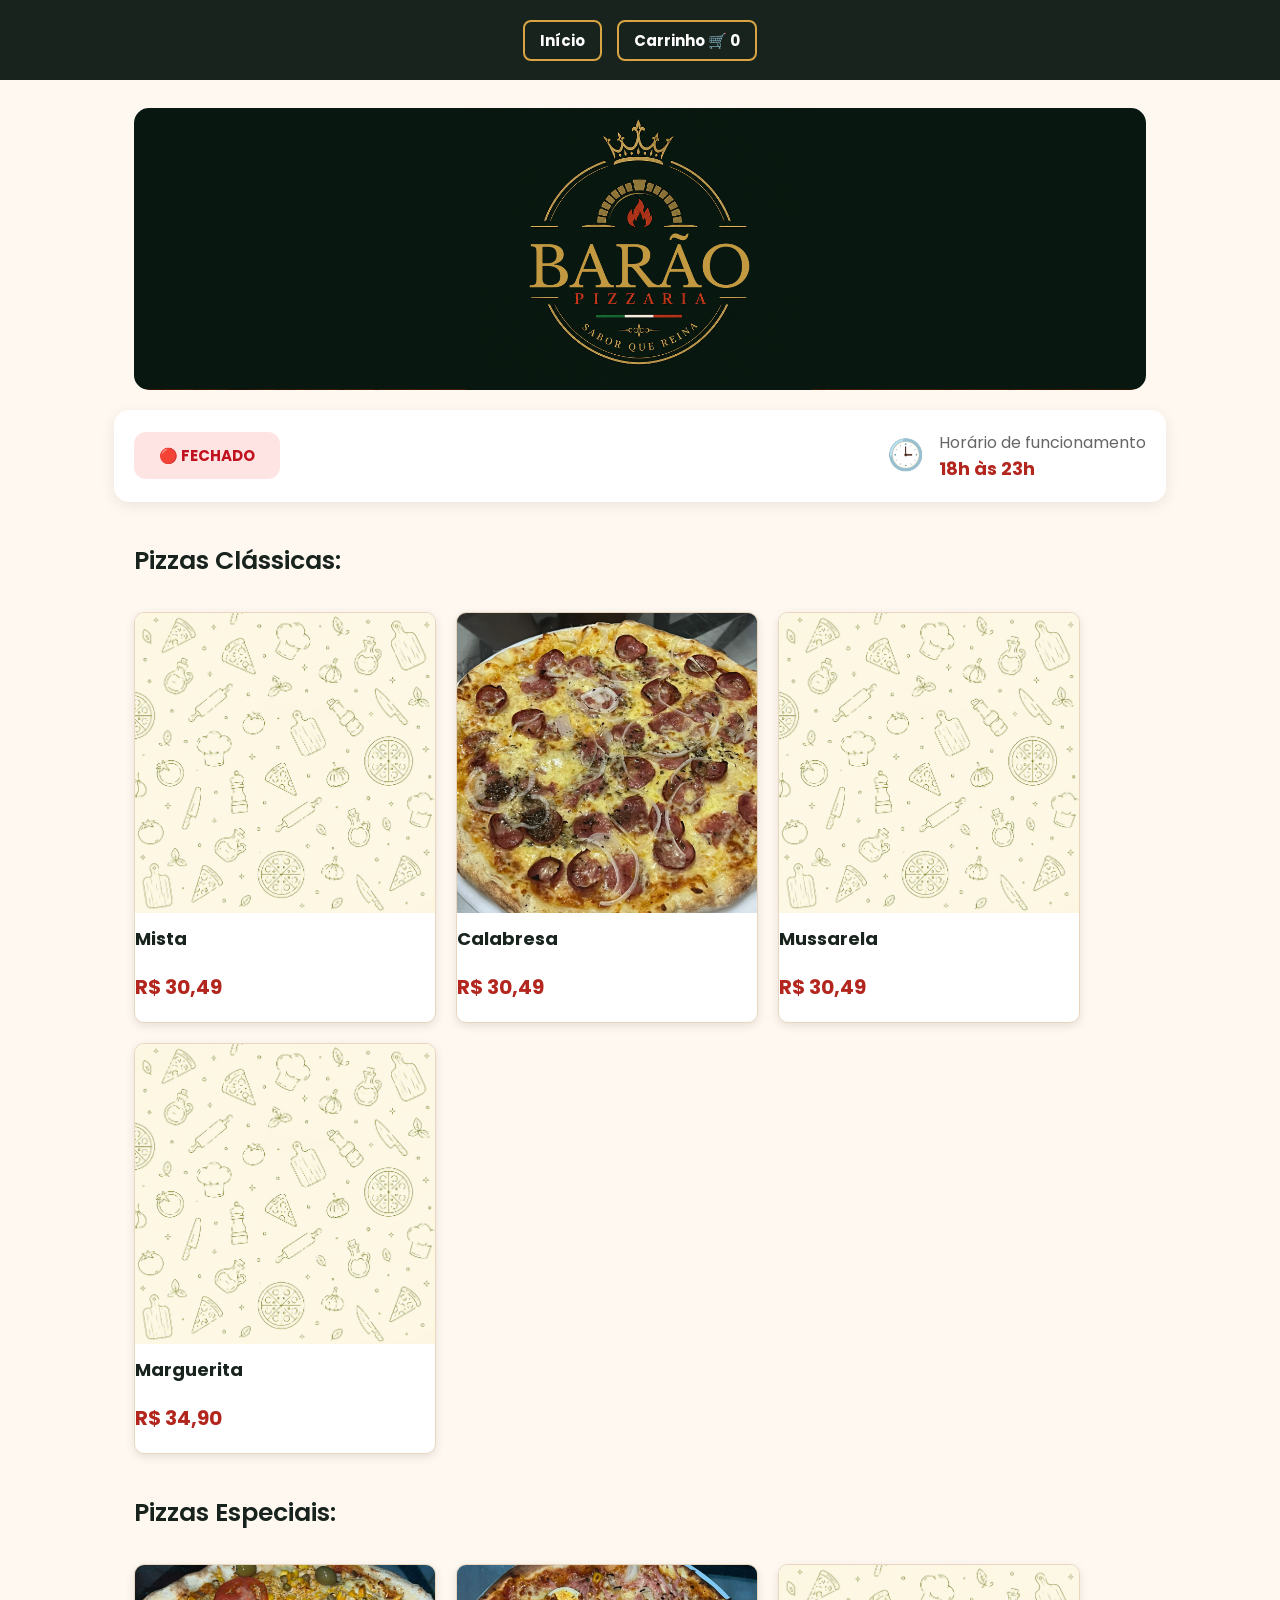
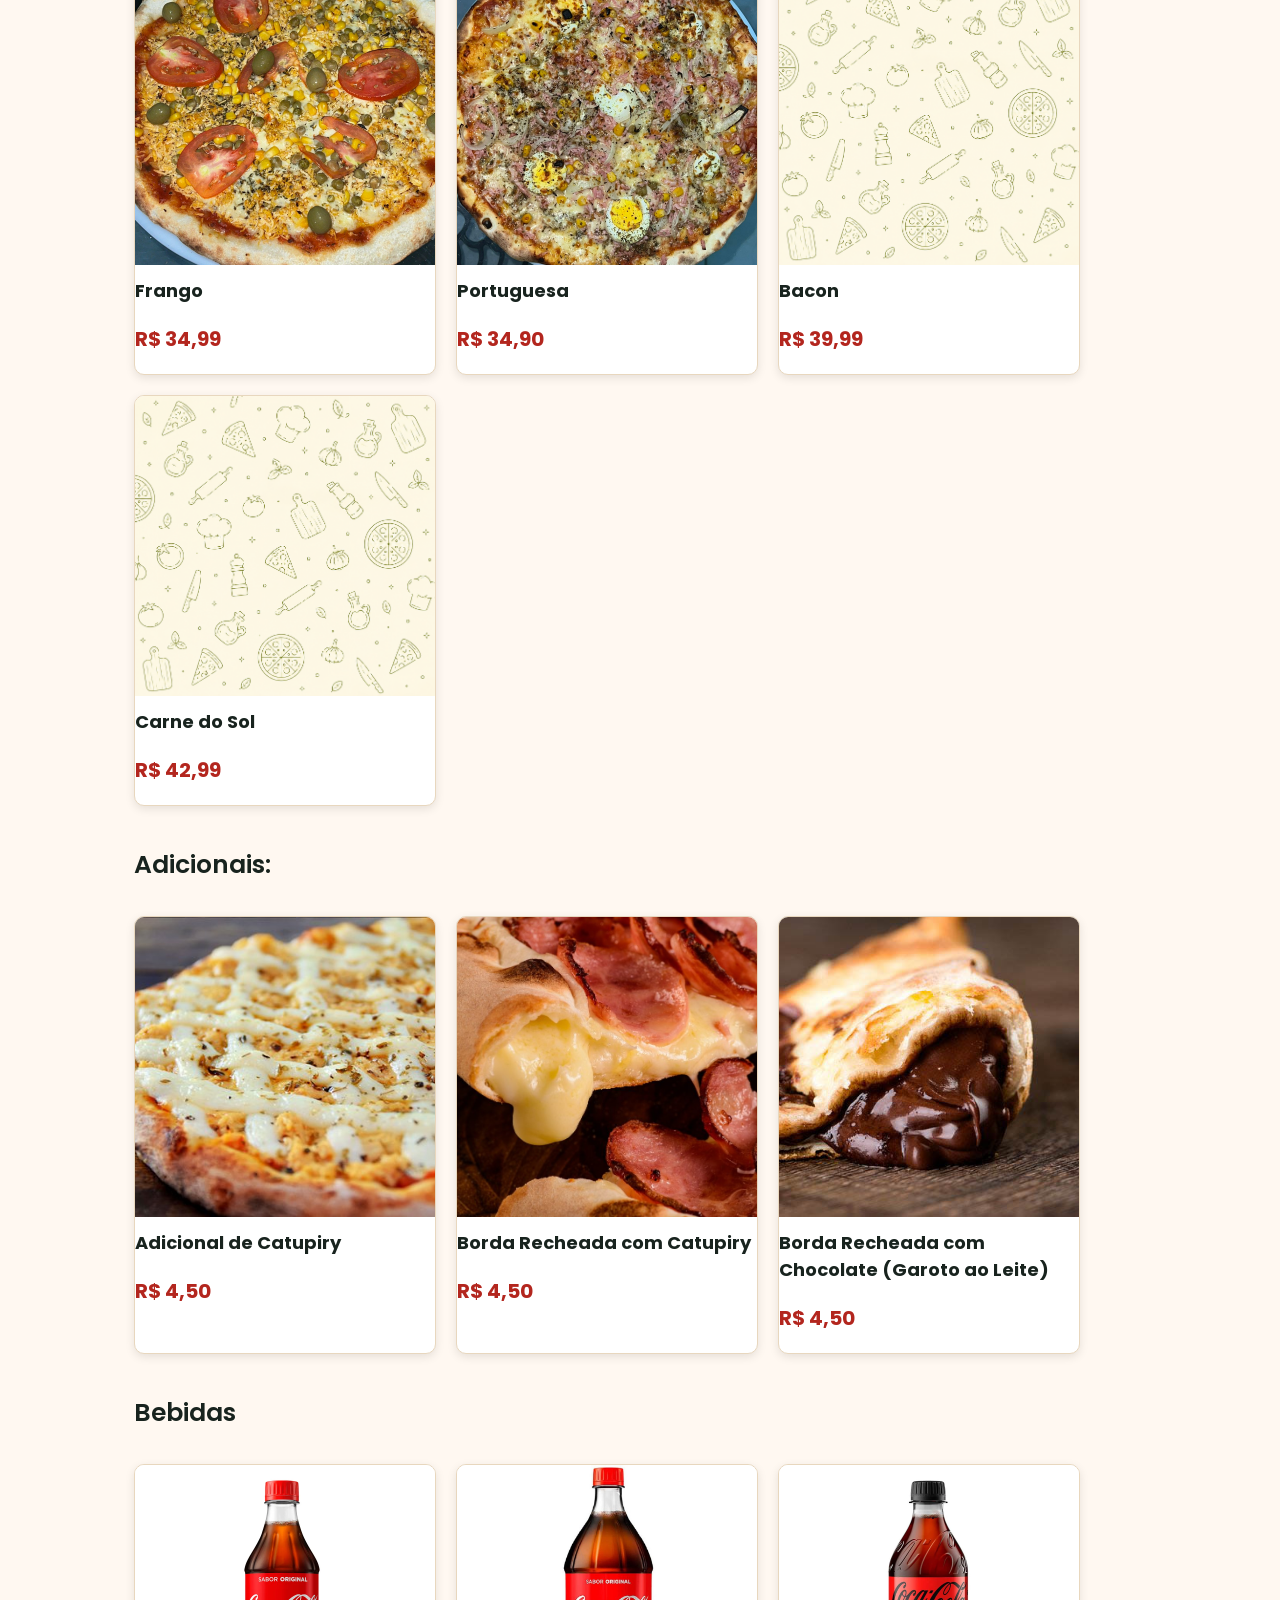
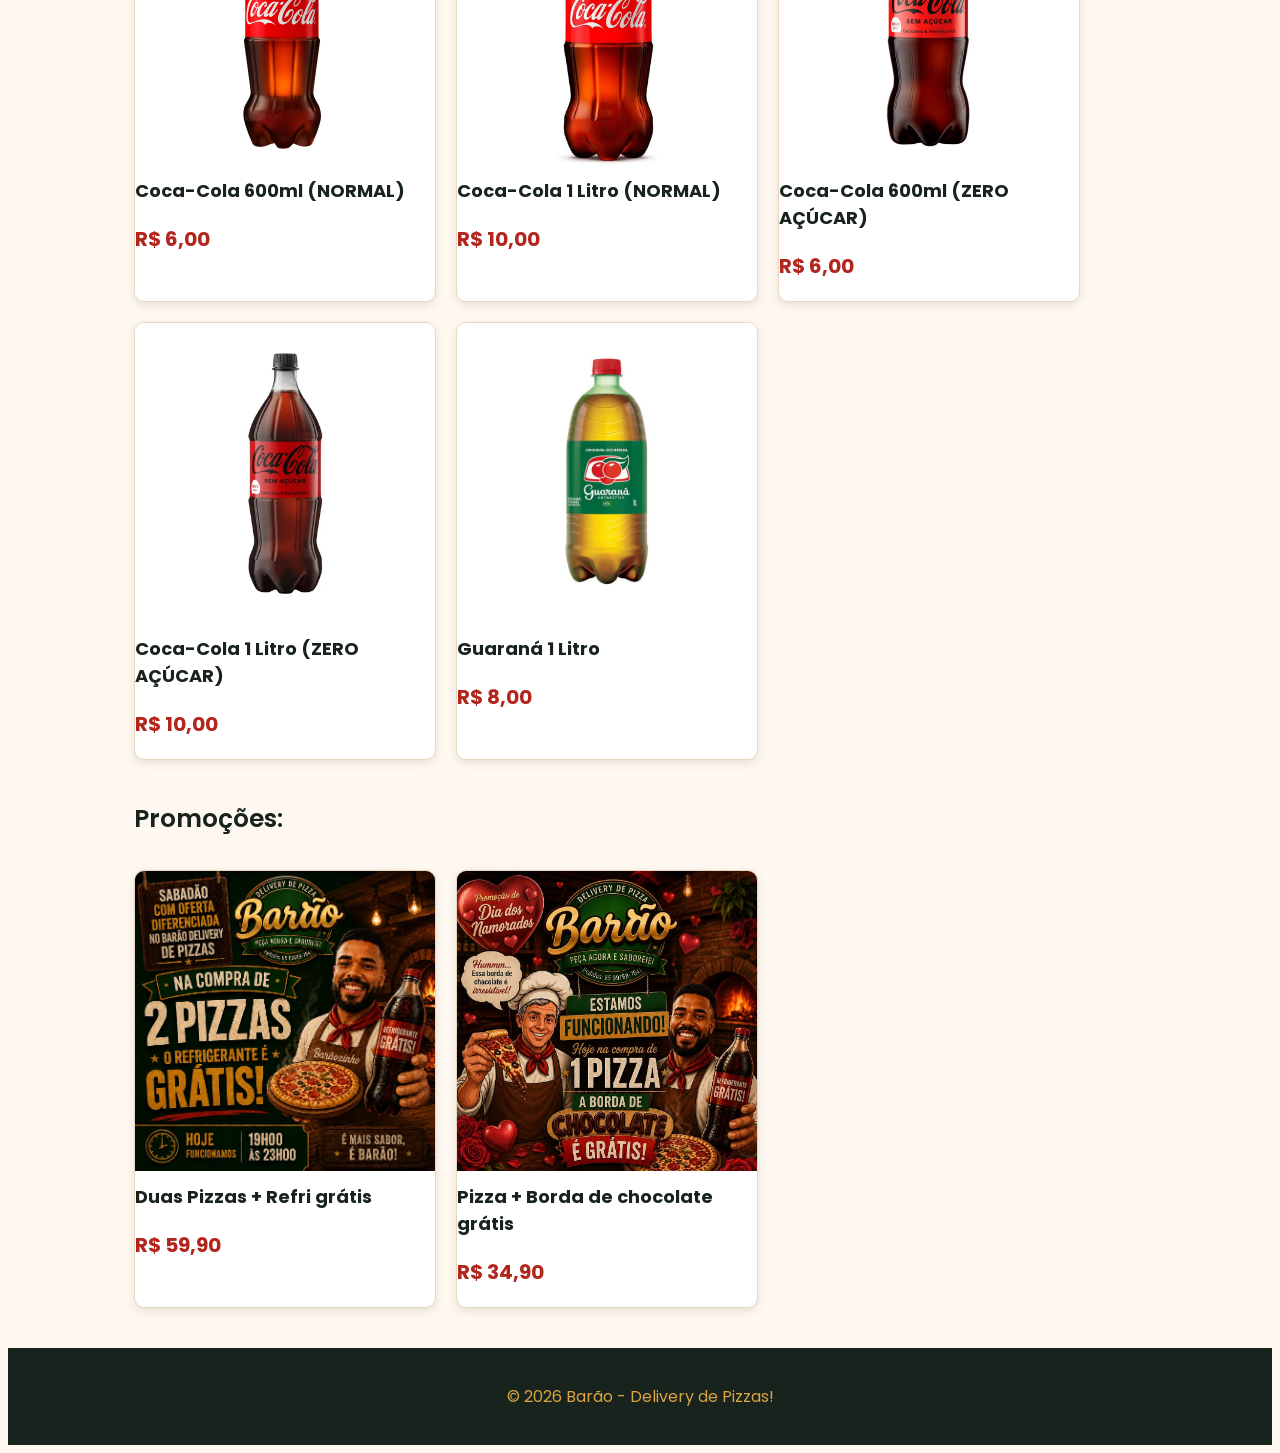
<file: index.html>
<!DOCTYPE html>
<html lang="pt-BR">
<head>
    <meta charset="UTF-8">
    <meta name="viewport" content="width=device-width, initial-scale=1.0">
    
    <title>Barão Pizzaria</title>
    <link rel="stylesheet" href="style.css">
    <link rel="preconnect" href="https://fonts.googleapis.com">
    <link rel="preconnect" href="https://fonts.gstatic.com" crossorigin>
    <link href="https://fonts.googleapis.com/css2?family=Poppins:wght@400;700&display=swap" rel="stylesheet">
</head>
<body>

<header>
    <nav>
        <div class="menu">
            <button onclick="voltarAoTopo()">Início</button>
            <button id="btnCarrinho" class="btn-carrinho">
                Carrinho 🛒 <span id="quantidade">0</span>
            </button>
        </div>
    </nav>
</header>

<div id="overlay" class="overlay">
    <div class="modal">
        <button id="btnFechar" class="fechar">&times;</button>
        <h2>Informe seus dados para entrega: </h2>
        <input type="text" id="inputTelefone" placeholder="Telefone">
        <input type="text" id="inputNome" placeholder="Nome">
        <input type="text" id="inputEndereco" placeholder="Endereço">
        <button id="btnConfirmar">Confirmar</button>
    </div>
</div>

<section class="perfil">
    <img src="imagens/barao.jpg" class="img-fundo" alt="Banner da Pizzaria">
</section>

<section class="status-loja">

    <div id="status" class="status fechado">
        🔴 FECHADO
    </div>

    <div class="horario-info">
        <span class="icone">🕒</span>

        <div>
            <p>Horário de funcionamento</p>
            <strong>18h às 23h</strong>
        </div>
    </div>

</section>

<div class="titulos"><p>Pizzas Clássicas:</p></div>

<section class="destaques">

    <div class="card" onclick="adicionarCarrinho('Mista',30.49)">
        <img src="imagens/FundoP.png" alt="FundoP">
        <div class="conteudo">
            <h2>Mista</h2>
            <p class="preco">R$ 30,49</p>
        </div>
    </div>

    <div class="card" onclick="adicionarCarrinho('Calabresa', 30.49)">
        <img src="imagens/calabresa.jpg" alt="Calabresa"> 
        <div class="conteudo">
            <h2>Calabresa</h2>
            <p class="preco">R$ 30,49</p>
        </div>
    </div>

    <div class="card" onclick="adicionarCarrinho('Mussarela',30.49)">
        <img src="imagens/FundoP.png" alt="FundoP">
        <div class="conteudo">
            <h2>Mussarela</h2>
            <p class="preco">R$ 30,49</p>
        </div>
    </div>

    <div class="card" onclick="adicionarCarrinho('Marguerita',34.90)">
        <img src="imagens/FundoP.png" alt="FundoP">
        <div class="conteudo">
            <h2>Marguerita</h2>
            <p class="preco">R$ 34,90</p>
        </div>
    </div> 
</section>

    <div class="titulos"><p>Pizzas Especiais:</p></div>

<section class="destaques">
    <div class="card" onclick="adicionarCarrinho('Frango',34.99)">
        <img src="imagens/frango.jpg" alt="Frango">
        <div class="conteudo">
            <h2>Frango</h2>
            <p class="preco">R$ 34,99</p>
        </div>
    </div>

    <div class="card" onclick="adicionarCarrinho('Portuguesa',34.90)">
        <img src="imagens/portuguesa.jpg" alt="Portuguesa">
        <div class="conteudo">
            <h2>Portuguesa</h2>
            <p class="preco">R$ 34,90</p>
        </div>
    </div>

    <div class="card" onclick="adicionarCarrinho('Bacon',39.99)">
        <img src="imagens/FundoP.png" alt="FundoP">
        <div class="conteudo">
            <h2>Bacon</h2>
            <p class="preco">R$ 39,99</p>
        </div>
    </div>

    <div class="card" onclick="adicionarCarrinho('Carne do Sol',42.99)">
        <img src="imagens/FundoP.png" alt="FundoP">
        <div class="conteudo">
            <h2>Carne do Sol</h2>
            <p class="preco">R$ 42,99</p>
        </div>
    </div>

</section>

<div class="titulos"><p>Adicionais:</p></div>

<section class="destaques">

    <div class="card" onclick="adicionarCarrinho('Adicional de Catupiry',4.50)">
        <img src="imagens/pizza-catupiry.jpg" alt="adicional-catupiry">
        <div class="conteudo">
            <h2>Adicional de Catupiry</h2>
            <p class="preco">R$ 4,50</p>
        </div>
    </div>

    <div class="card" onclick="adicionarCarrinho('Borda Recheada com Catupiry',4.50)">
        <img src="imagens/borda-catupiry.jpg" alt="borda-Catupiry">
        <div class="conteudo">
            <h2>Borda Recheada com Catupiry</h2>
            <p class="preco">R$ 4,50</p>
        </div>
    </div>

    <div class="card" onclick="adicionarCarrinho('Borda Recheada com Chocolate',4.50)">
        <img src="imagens/borda-chocolate.jpg" alt="borda-Chocolate">
        <div class="conteudo">
            <h2>Borda Recheada com Chocolate (Garoto ao Leite)</h2>
            <p class="preco">R$ 4,50</p>
        </div>
    </div>

</section>

<div class="titulos"><p>Bebidas</p></div>

<section class="destaques">

    <div class="card" onclick="adicionarCarrinho('Coca-Cola 600ml (NORMAL)', 6.00)">
        <img src="imagens/coca-cola-600ml.jpg" alt="coca-600ml">
        <div class="conteudo">
            <h2>Coca-Cola 600ml (NORMAL)</h2>
            <p class="preco">R$ 6,00</p>
        </div>
    </div>

    <div class="card" onclick="adicionarCarrinho('Coca-Cola 1 Litro (NORMAL)',10.00)">
        <img src="imagens/coca-cola-1litro.jpg" alt="coca-1litro">
        <div class="conteudo">
            <h2>Coca-Cola 1 Litro (NORMAL)</h2>
            <p class="preco"> R$ 10,00</p>
        </div>
    </div>

    <div class="card" onclick="adicionarCarrinho('Coca-Cola 600ml (ZERO AÇÚCAR)',6.00)">
        <img src="imagens/coca-zero-600ml.jpg" alt="coca-zero-600ml">
        <div class="conteudo">
            <h2>Coca-Cola 600ml (ZERO AÇÚCAR)</h2>
            <p class="preco">R$ 6,00</p>
        </div>
    </div>

    <div class="card" onclick="adicionarCarrinho('Coca-Cola 1 Litro (ZERO AÇÚCAR)',10.00)">
        <img src="imagens/coca-zero-1l.jpg" alt="coca-zero-1litro">
        <div class="conteudo">
            <h2>Coca-Cola 1 Litro (ZERO AÇÚCAR)</h2>
            <p class="preco">R$ 10,00</p>
        </div>
    </div>

    <div class="card" onclick="adicionarCarrinho('Guaraná 1 Litro',8.00)">
        <img src="imagens/guarana-1litro.jpg" alt="guarana-1litro">
        <div class="conteudo">
            <h2>Guaraná 1 Litro</h2>
            <p class="preco">R$ 8,00</p>
        </div>
    </div>

</section>

    <div class="titulos"><p>Promoções:</p></div>

<section class="destaques">

    <div class="card"  onclick="adicionarCarrinho('2x Pizzas + refri grátis',59.90)">
        <img src="imagens/promo1.jpg" alt="promo">
        <div class="conteudo">
            <h2>Duas Pizzas + Refri grátis</h2>
            <p class="preco">R$ 59,90</p>
        </div>
    </div>

    <div class="card" onclick="adicionarCarrinho('Pizza + borda de chocolate grátis',34.90)">
        <img src="imagens/promo2.jpg" alt="promo">
        <div class="conteudo">
            <h2>Pizza + Borda de chocolate grátis</h2>
            <p class="preco">R$ 34,90</p>
        </div>    
    </div>
</section>

<div id="painelCarrinho" class="painel-carrinho">
    <h2> Seu Pedido 🛒</h2>

    <ul id="listaCarrinho">
        <li>Nenhum item foi adicionado</li>
    </ul>

    <p>
        <strong>Total:</strong>
        R$ <span id="total">0.00</span>
    </p>

    <button class="finalizar" id="btnFinalizar">
        Finalizar Pedido
    </button>
</div>

<div id="notificacao" class="notificacao"></div>

<footer class="footer">
    <p>© 2026 Barão - Delivery de Pizzas!</p>
</footer>

<script src="script.js"></script>

</body>
</html>
</file>
<file: style.css>
/* ===== PC (padrão) ===== */

body{
    padding-top: 80px;
    padding-bottom: 0;
    font-family:'Poppins', sans-serif;
    background: #FFF8F1;
    color:#242424;

}

h2{
    color: #18231E;

}


header{
    position: fixed;
    top: 0;
    left: 0;
    width: 100%;
    height: 80px;
    background: #18231E;
    display: flex;
    justify-content: center;
    align-items: center;
    z-index: 1000;
    font-family:'Poppins', sans-serif;
}

@media (max-width: 768px){
    body{
        padding-top: 0;
        padding-bottom: 80px;
    }

    header{
        top: auto;
        bottom: 0;
    }
}

/* PC */
.painel-carrinho{
    top: 80px;
    bottom: 0;
}

/* Celular */
@media (max-width: 768px){

    .painel-carrinho{
        top: 0;
        bottom: 80px;
    }

}

nav{
    display: flex;
    justify-content: space-around;
    align-items: center;
    width: 80%;
    font-family:'Poppins', sans-serif;
}

.menu{
    display: flex;
    gap: 15px;
}

.menu button{
    background: transparent;
    border: #D9A441 2px solid;
    color: white;
    font-size: 15px;
    font-weight: bold;
    padding: 07px 15px;
    border-radius: 08px;
    transition: .2s;
    cursor: pointer;
    font-family:'Poppins', sans-serif;
}

.menu button:hover{
    background: transparent;   
    border: #B3261E 2px solid;
    transform: translateY(-2px);
}

nav a{
    color: #B3261E;
    text-decoration: none;
}
/*////////////////////////////////*/
/* Modal Cadastro */
.modal{
    position: relative;
}

.fechar{
    position: absolute;
    top: 10px;
    right: 20px;
}

.overlay{
    display: flex;
    position: fixed;
    top: 0;
    left: 0;
    width: 100%;
    height: 100%;
    padding: 0px;
    background: rgba(0,0,0,.5);
    justify-content: center;
    align-items: center;
    z-index: 1000;
    opacity: 0;
    visibility: hidden;
    transition: opacity .3s;
}

.overlay.ativo{
    opacity: 1;
    visibility: visible;
}

.overlay button{
    background: #B3261E;
    color: rgb(255, 255, 255);
    border: none;
    font-size: 12px;
    font-weight: bold;
    padding: 10px 23px;
    border-radius: 10px;
    transition:.3s;
    cursor: pointer;
    font-family:'Poppins', sans-serif;
}

.overlay button:hover{
    background: #8E1E18;
}

/*/////////////////////////////////*/

.modal{
    background: #FFFFFF;
    padding: 30px;
    border-radius: 10px;
    width: 350px;
    z-index: 1001;
    border: 1px solid #E8D7BE;
}

input[type="text"],
input[type="password"]{
    width: 90%;
    padding: 08px;
    margin: 10px 0;
    border: 2px solid #E8D7BE;
    border-radius: 8px;
    font-family:'Poppins', sans-serif;
}

input:focus{
    outline:none;
    border-color: #B3261E;
}
/*/////////////////////////////////*/
/* Banner */

.perfil{
    width: 80%;
    margin: 20px auto;
    border-radius: 15px;
    overflow: hidden;
}

.img-fundo{
    width: 100%;
    height: auto;
    display: block;
}
/*////////////////////////////////*/

@media (max-width:768px){

    .perfil{
        width: 100%;
        margin: 0;
    }

}

.horario {
  text-align: center;
  margin: 10px 0;
  font-size: 15px;
  font-weight: bold;
}

.aberto {
  color: green;
}

.fechado {
  color: red;
}

@media (max-width:768px){
    .horario {
        font-size: 16px;
        margin: 5px 0;
        text-align: center;;
        font-weight: bold;
    }
    
    .aberto {
        font-size: 16px;
        color: green;
    }

    .fechado {
        font-size: 16px;
        color: red;
    }
}



/*/////////////////////////////////*/
/* Cards */
.titulos{
    width: 80%;
    height: 30px;
    margin: 40px auto;
    font-size: 25px;
    font-weight: 550;
    color:#18231E;
}
/*////////////////////////////////*/
/* Cards */

.destaques{
    width: 80%;
    margin: 40px auto;
    display: flex;
    gap: 20px;
    flex-wrap: wrap;
}

@media (max-width: 768px){
    .destaques{
        grid-template-columns: repeat(3, 1fr);
    }
}

.card{
    background: #FFFFFF;
    width: 300px;
    border-radius: 10px;
    overflow: hidden;
    box-shadow: 0 3px 10px rgba(0,0,0,.1);
    border:1px solid #E8D7BE;
    transition:.25s;
    
}  

.card h2 {
    font-size: 18px; /* diminui o título */
    margin: 5px 0;
}

.card img{
    width: 100%;
    height: 300px;
    object-fit: cover;
}

.card .preco{
    color: #B3261E;;
    font-weight:700;
    font-size:20px;
}


.card button{
    width: calc(100% - 30px);
    margin: 15px;
    padding: 12px;
    background: #B3261E;
    border:none;
    color:white;
    border-radius: 8px;
    cursor: pointer;
    font-family:'Poppins', sans-serif;
}

.card button:hover{
    background: #8E1E18;
    transform: translateY(-2px);    
    color: white !important;
    transform: translateY(-5px);
    box-shadow:0 10px 25px rgba(0,0,0,.12);
}

@media (max-width: 768px){

    .card{
        width: 100%;
        display: flex;
        flex-direction: row-reverse; /* imagem à direita */
        align-items: center;
        justify-content: space-between;
        padding: 10px;
        cursor: pointer;
        transition: background 0.2s;
        box-sizing: border-box;
    }

    .card:active {
    background: #dcdcdc;
    }

    .card img{
        width: 100px;   /* define largura */
        height: 100px;  /* define altura */
        border-radius: 8px;
        object-fit: cover;
        margin-left: 15px; /* espaço entre imagem e texto */
    }

    .card h3{
        font-size: 18px;
        margin: 0;
    }

    .card .preco{
        margin: 10px 0;
        font-size: 18px;
    }

    .card button {
        display: block;
        margin-top: 10px;
        width: 100%; /* ocupa toda a largura */
    }
}


/*////////////////////////////////*/
/* Carrinho */

.btn-carrinho{
    background: transparent !important;
    color: #ffffff !important;
    border-left:1px solid #E8D7BE;
    font-weight: bold;
    background:#FFF8F1;
    font-family:'Poppins', sans-serif;
}

.btn-carrinho:hover{
    background: transparent !important;
    border: #8E1E18 2px solid !important;
    transform: translateY(-2px);    
    color: white !important;

}
/*////////////////////////////////*/
/* Painel Carrinho */

.painel-carrinho{
    position: fixed;
    top: 80px;
    right: -350px;

    width: 320px;
    height: calc(100vh - 80px);

    background: #fffcf5;
    padding: 20px;

    box-shadow: -3px 0 10px #4A3328;
    transition: .3s;

    z-index: 999;

    visibility: hidden;
}

@media (max-width: 768px){

    .painel-carrinho{
        top: 0;
        height: calc(100vh - 80px);
    }

}

.painel-carrinho.ativo{
    right: 0;
    visibility: visible;
}

.painel-carrinho ul{
    list-style: none;
    padding: 0;
}

.painel-carrinho li{
    padding: 10px 0;
    border-bottom: 1px solid #ddd;
}
/*/////////////////////////////////*/
/* Itens do Carrinho */
.item-carrinho{
    display: flex;
    justify-content: space-between;
    align-items: center;
    padding: 10px 0;
}
/*/////////////////////////////////*/
/* Controle de Quantidade */
.controle-qtd{
    display: flex;
    align-items: center;
    gap: 10px;
}

.controle-qtd button{
    width: 30px;
    height: 30px;
    border: none;
    border-radius: 50%;
    background: #B3261E;
    color: white;
    cursor: pointer;
    font-weight: bold;
    font-family:'Poppins', sans-serif;
}

.controle-qtd button:hover{
    background: #8E1E18;
}
/*/////////////////////////////////*/ 
/* Finalizar Pedido */
.finalizar{
    width: 100%;
    padding: 12px;
    background: #B3261E;
    color: white;
    border: none;
    border-radius: 8px;
    cursor: pointer;
    font-family:'Poppins', sans-serif;
}

.finalizar:hover{
    background: #8E1E18;
}
/*/////////////////////////////////*/
/* Tabelas */
table{
    width: 100%;
    border-collapse: collapse;
    margin-top: 30px;
}

th{
    background: #18231E;
    color: white;
}

th,
td{
    padding: 12px;
    border: 1px solid #ddd;
    text-align: center;
}
/*/////////////////////////////////*/

.editar{
    background: #f39c12;
    color: white;
    border: none;
    padding: 8px 12px;
    border-radius: 5px;
    cursor: pointer;
}

.excluir{
    background: #e74c3c;
    color: white;
    border: none;
    padding: 8px 12px;
    border-radius: 5px;
    cursor: pointer;
}
/*/////////////////////////////////*/
/* Rodapé */

.footer{
    background: #18231E;
    color: #D9A441;
    text-align: center;
    padding: 20px;
    margin-top: 40px;
}

/*/////////////////////////////////*/

/*status da horario de funcionamento*/
.status-loja{
    width: 80%;
    margin: 20px auto;
    padding: 20px;

    display: flex;
    justify-content: space-between;
    align-items: center;

    background: white;
    border-radius: 15px;

    box-shadow: 0 4px 15px rgba(0,0,0,.08);
}

.status{
    padding: 12px 25px;
    border-radius: 12px;

    font-size: 15px;
    font-weight: bold;
}

.status.aberto{
    background: #dff8e5;
    color: #15803d;
}

.status.fechado{
    background: #ffe4e4;
    color: #c1121f;
}

.horario-info{
    display: flex;
    align-items: center;
    gap: 15px;
}

.icone{
    font-size: 30px;
}

.horario-info p{
    margin: 0;
    color: #666;
}

.horario-info strong{
    font-size: 18px;
    color:  #B3261E;
}


/*status no celular*/
@media(max-width:768px){

    .status-loja{
        flex-direction: column;
        gap: 20px;
        text-align: center;
    }

    .horario-info{
        justify-content: center;
    }

}


.notificacao {
    position: fixed;
    top: 20px;
    right: 20px;
    background: #333;
    color: #fff;
    padding: 12px 20px;
    border-radius: 6px;
    opacity: 0;
    pointer-events: none;
    transition: opacity 0.4s ease, transform 0.4s ease;
    transform: translateY(-20px);
    z-index: 9999;
    font-weight: bold;
}

.notificacao.ativo {
    opacity: 1;
    transform: translateY(0);
}

.notificacao.sucesso {
    background: #15803d; /* verde */
}

.notificacao.erro {
    background: #c1121f; /* vermelho */
}



/*/////////////////////////////////*
</file>
